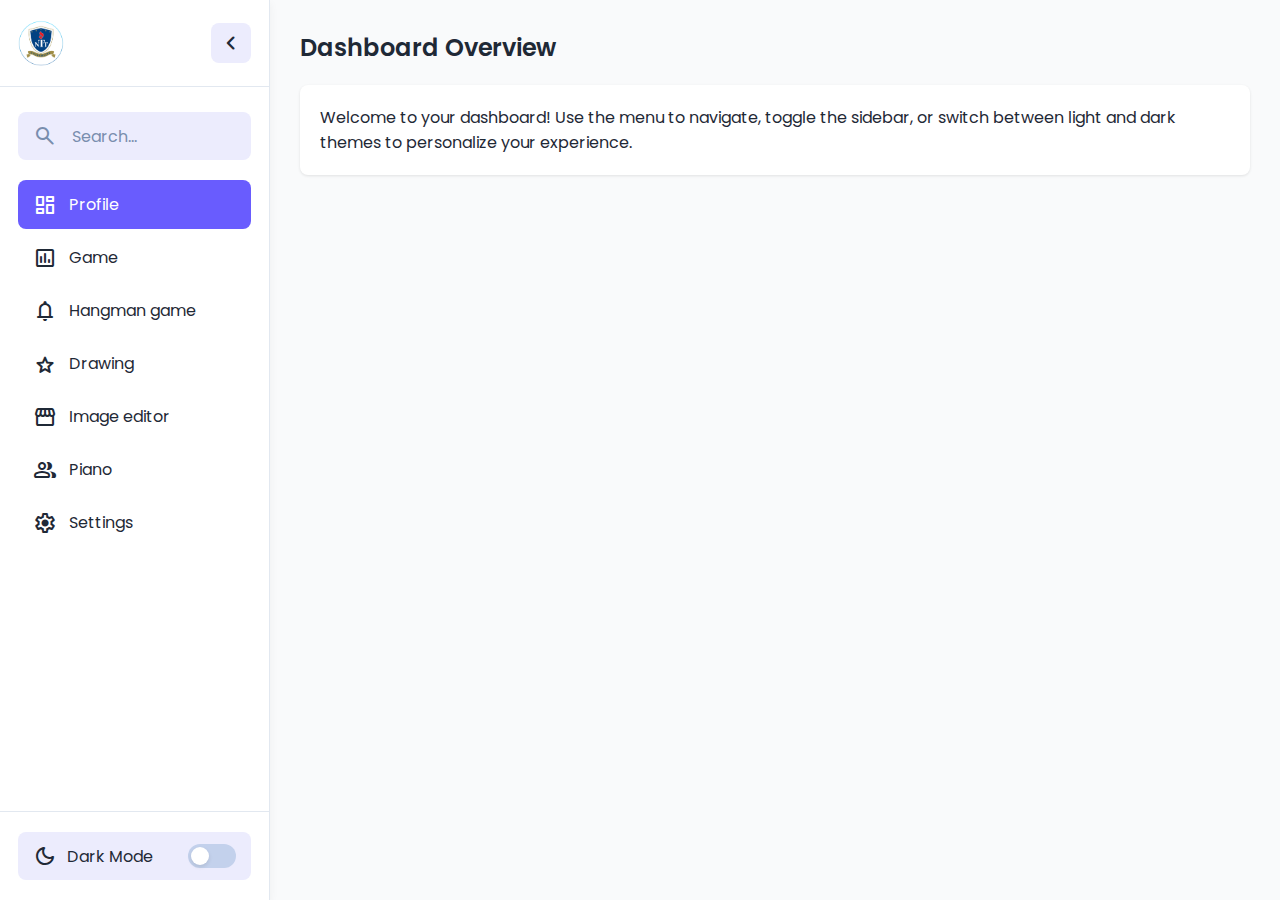
<file: index.html>
<!DOCTYPE html>
<html lang="en">
  <head>
    <meta charset="UTF-8" />
    <meta name="viewport" content="width=device-width, initial-scale=1.0" />
    <title>Sidebar Menu | CodingNepal</title>
    <link rel="stylesheet" href="web.css" />
    <!-- Linking Google fonts for icons -->
    <link rel="stylesheet" href="https://fonts.googleapis.com/css2?family=Material+Symbols+Rounded:opsz,wght,FILL,GRAD@24,400,0,0" />
  </head>
  <body>
    <!-- Navbar -->
    <nav class="site-nav">
      <button class="sidebar-toggle">
        <span class="material-symbols-rounded">menu</span>
      </button>
    </nav>

    <div class="container">
      <!-- Sidebar -->
      <aside class="sidebar collapsed">
        <!-- Sidebar header -->
        <div class="sidebar-header">
          <img src="logo.png" alt="CodingNepal" class="header-logo" />
          <button class="sidebar-toggle">
            <span class="material-symbols-rounded">chevron_left</span>
          </button>
        </div>

        <div class="sidebar-content">
          <!-- Search Form -->
          <form action="#" class="search-form">
            <span class="material-symbols-rounded">search</span>
            <input type="search" placeholder="Search..." required />
          </form>

          <!-- Sidebar Menu -->
          <ul class="menu-list">
            <li class="menu-item">
              <a href="profile.html" target="_blank" class="menu-link active">
                <span class="material-symbols-rounded">dashboard</span>
                <span class="menu-label">Profile</span>
              </a>
            </li>
            <li class="menu-item">
              <a href="game.html" target="_blank" class="menu-link">
                <span class="material-symbols-rounded">insert_chart</span>
                <span class="menu-label">Game</span>
              </a>
            </li>
            <li class="menu-item">
              <a href="hangman.html" target="_blank" class="menu-link">
                <span class="material-symbols-rounded">notifications</span>
                <span class="menu-label">Hangman game</span>
              </a>
            </li>
            <li class="menu-item">
              <a href="drawing.html" target="_blank" class="menu-link">
                <span class="material-symbols-rounded">star</span>
                <span class="menu-label">Drawing</span>
              </a>
            </li>
            <li class="menu-item">
              <a href="image_editor.html" target="_blank" class="menu-link">
                <span class="material-symbols-rounded">storefront</span>
                <span class="menu-label">Image editor</span>
              </a>
            </li>
            <li class="menu-item">
              <a href="piano.html" target="_blank" class="menu-link">
                <span class="material-symbols-rounded">group</span>
                <span class="menu-label">Piano</span>
              </a>
            </li>
            <li class="menu-item">
              <a href="#" class="menu-link">
                <span class="material-symbols-rounded">settings</span>
                <span class="menu-label">Settings
                </span>
              </a>
            </li>
          </ul>
        </div>

        <!-- Sidebar Footer -->
        <div class="sidebar-footer">
          <button class="theme-toggle">
            <div class="theme-label">
              <span class="theme-icon material-symbols-rounded">dark_mode</span>
              <span class="theme-text">Dark Mode</span>
            </div>
            <div class="theme-toggle-track">
              <div class="theme-toggle-indicator"></div>
            </div>
          </button>
        </div>
      </aside>

      <!-- Site main content -->
      <div class="main-content">
        <h1 class="page-title">Dashboard Overview</h1>
        <p class="card">Welcome to your dashboard! Use the menu to navigate, toggle the sidebar, or switch between light and dark themes to personalize your experience.</p>
      </div>
    </div>

    <script src="web.js"></script>
  </body>
</html>
</file>
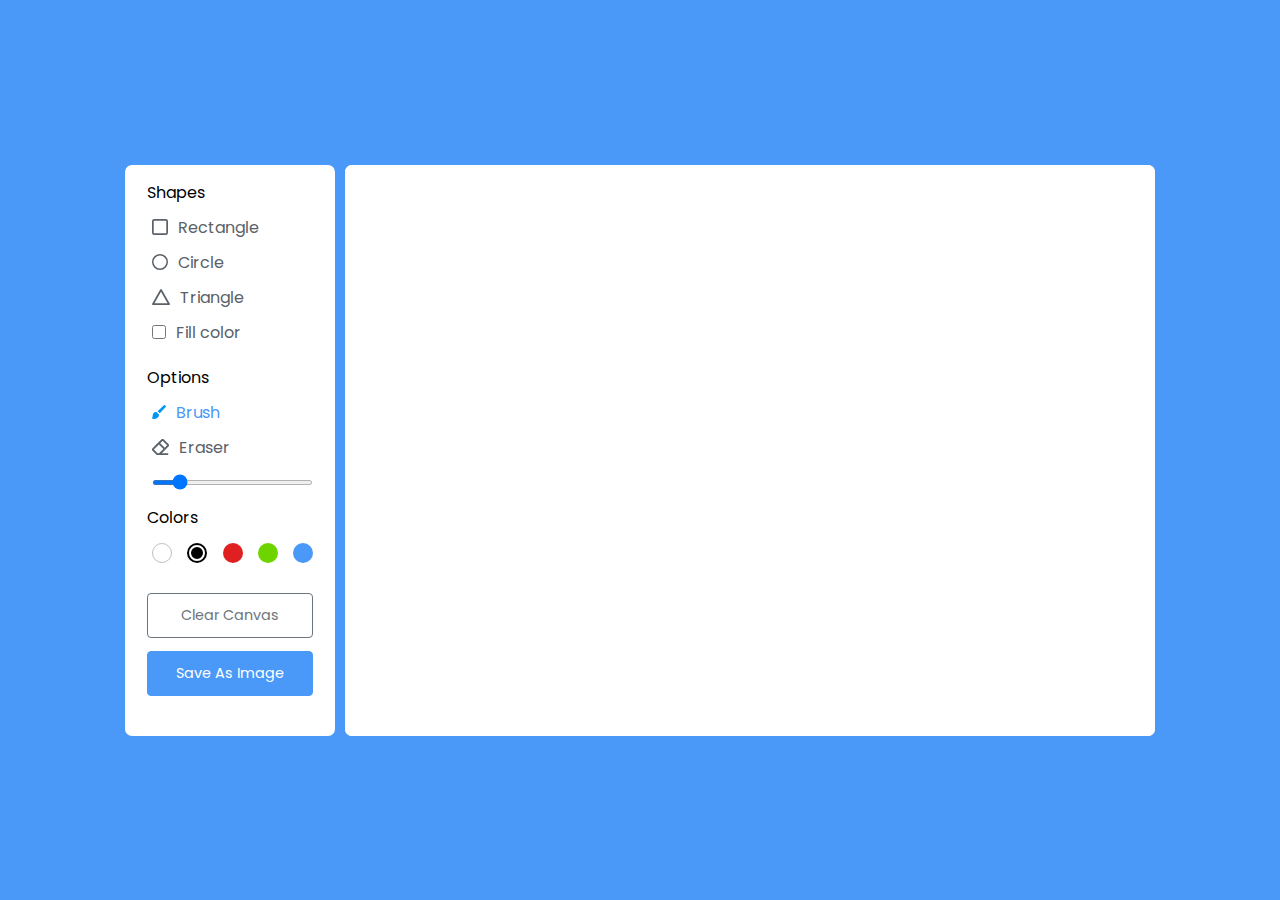
<file: drawing.html>
<!DOCTYPE html>
<html lang="en" dir="ltr">
  <head>
    <meta charset="utf-8">
    <title>Drawing App JavaScript | CodingNepal</title>
    <link rel="stylesheet" href="drawing.css">
    <meta name="viewport" content="width=device-width, initial-scale=1.0">
    <script src="drawing.js" defer></script>
  </head>
  <body>
    <div class="container">
      <section class="tools-board">
        <div class="row">
          <label class="title">Shapes</label>
          <ul class="options">
            <li class="option tool" id="rectangle">
              <img src="rectangle.svg" alt="">
              <span>Rectangle</span>
            </li>
            <li class="option tool" id="circle">
              <img src="circle.svg" alt="">
              <span>Circle</span>
            </li>
            <li class="option tool" id="triangle">
              <img src="triangle.svg" alt="">
              <span>Triangle</span>
            </li>
            <li class="option">
              <input type="checkbox" id="fill-color">
              <label for="fill-color">Fill color</label>
            </li>
          </ul>
        </div>
        <div class="row">
          <label class="title">Options</label>
          <ul class="options">
            <li class="option active tool" id="brush">
              <img src="brush.svg" alt="">
              <span>Brush</span>
            </li>
            <li class="option tool" id="eraser">
              <img src="eraser.svg" alt="">
              <span>Eraser</span>
            </li>
            <li class="option">
              <input type="range" id="size-slider" min="1" max="30" value="5">
            </li>
          </ul>
        </div>
        <div class="row colors">
          <label class="title">Colors</label>
          <ul class="options">
            <li class="option"></li>
            <li class="option selected"></li>
            <li class="option"></li>
            <li class="option"></li>
            <li class="option">
              <input type="color" id="color-picker" value="#4A98F7">
            </li>
          </ul>
        </div>
        <div class="row buttons">
          <button class="clear-canvas">Clear Canvas</button>
          <button class="save-img">Save As Image</button>
        </div>
      </section>
      <section class="drawing-board">
        <canvas></canvas>
      </section>
    </div>
    
  </body>
</html>
</file>
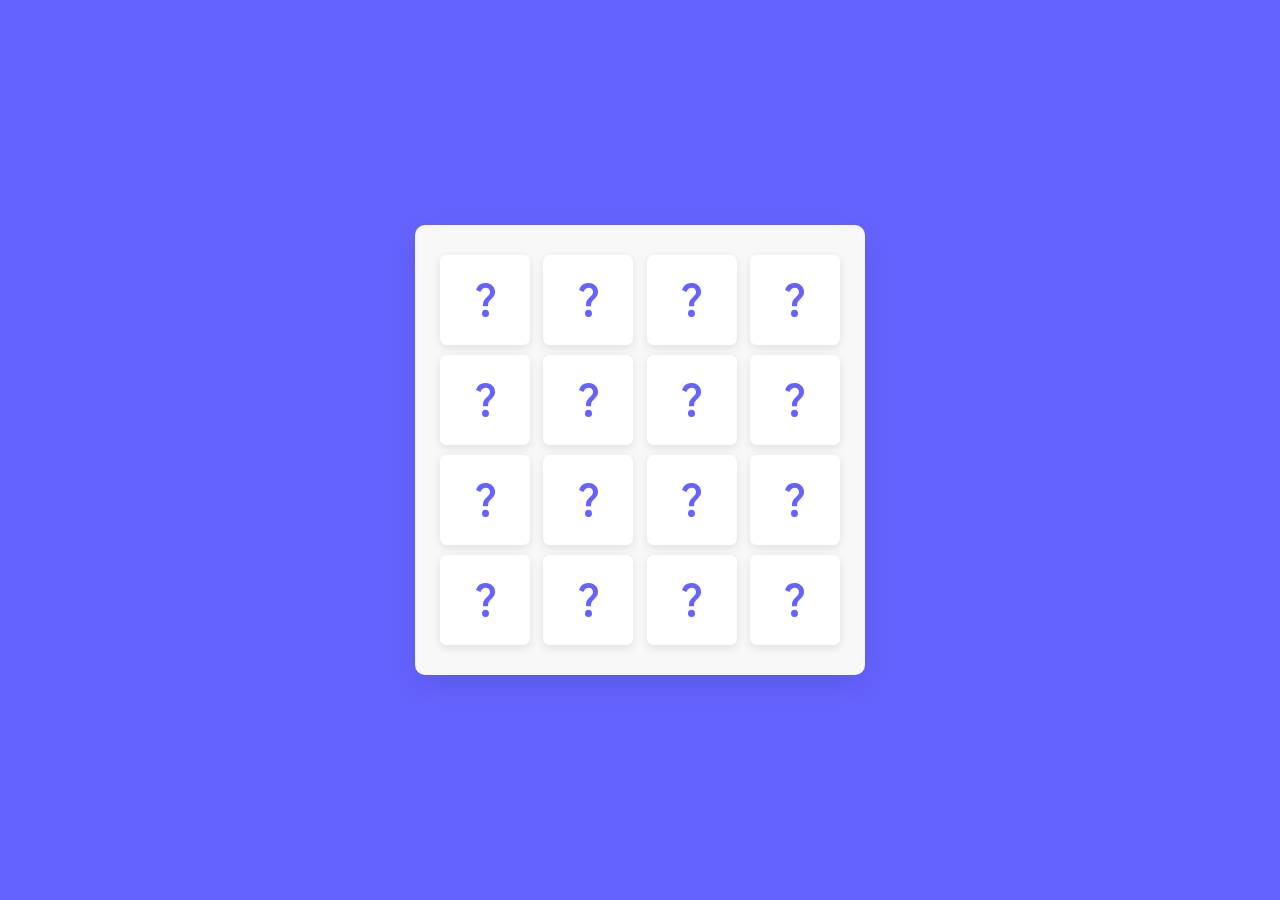
<file: game.html>
<!DOCTYPE html>
<html lang="en" dir="ltr">
  <head>
    <meta charset="utf-8">  
    <title>Memory Card Game | CodingNepal</title>
    <link rel="stylesheet" href="game.css">
    <meta name="viewport" content="width=device-width, initial-scale=1.0">
  </head>
  <body>
    <div class="wrapper">
      <ul class="cards">
        <li class="card">
          <div class="view front-view">
            <img src="que_icon.svg" alt="icon">
          </div>
          <div class="view back-view">
            <img src="img-1.png" alt="card-img">
          </div>
        </li>
        <li class="card">
          <div class="view front-view">
            <img src="que_icon.svg" alt="icon">
          </div>
          <div class="view back-view">
            <img src="img-6.png" alt="card-img">
          </div>
        </li>
        <li class="card">
          <div class="view front-view">
            <img src="que_icon.svg" alt="icon">
          </div>
          <div class="view back-view">
            <img src="img-3.png" alt="card-img">
          </div>
        </li>
        <li class="card">
          <div class="view front-view">
            <img src="que_icon.svg" alt="icon">
          </div>
          <div class="view back-view">
            <img src="img-2.png" alt="card-img">
          </div>
        </li>
        <li class="card">
          <div class="view front-view">
            <img src="que_icon.svg" alt="icon">
          </div>
          <div class="view back-view">
            <img src="img-1.png" alt="card-img">
          </div>
        </li>
        <li class="card">
          <div class="view front-view">
            <img src="que_icon.svg" alt="icon">
          </div>
          <div class="view back-view">
            <img src="img-5.png" alt="card-img">
          </div>
        </li>
        <li class="card">
          <div class="view front-view">
            <img src="que_icon.svg" alt="icon">
          </div>
          <div class="view back-view">
            <img src="img-2.png" alt="card-img">
          </div>
        </li>
        <li class="card">
          <div class="view front-view">
            <img src="que_icon.svg" alt="icon">
          </div>
          <div class="view back-view">
            <img src="img-6.png" alt="card-img">
          </div>
        </li>
        <li class="card">
          <div class="view front-view">
            <img src="que_icon.svg" alt="icon">
          </div>
          <div class="view back-view">
            <img src="img-3.png" alt="card-img">
          </div>
        </li>
        <li class="card">
          <div class="view front-view">
            <img src="que_icon.svg" alt="icon">
          </div>
          <div class="view back-view">
            <img src="img-4.png" alt="card-img">
          </div>
        </li>
        <li class="card">
          <div class="view front-view">
            <img src="que_icon.svg" alt="icon">
          </div>
          <div class="view back-view">
            <img src="img-5.png" alt="card-img">
          </div>
        </li>
        <li class="card">
          <div class="view front-view">
            <img src="que_icon.svg" alt="icon">
          </div>
          <div class="view back-view">
            <img src="img-4.png" alt="card-img">
          </div>
        </li>
        <li class="card">
          <div class="view front-view">
            <img src="que_icon.svg" alt="icon">
          </div>
          <div class="view back-view">
            <img src="img-4.png" alt="card-img">
          </div>
        </li>
        <li class="card">
          <div class="view front-view">
            <img src="que_icon.svg" alt="icon">
          </div>
          <div class="view back-view">
            <img src="img-4.png" alt="card-img">
          </div>
        </li>
        <li class="card">
          <div class="view front-view">
            <img src="que_icon.svg" alt="icon">
          </div>
          <div class="view back-view">
            <img src="img-4.png" alt="card-img">
          </div>
        </li>
        <li class="card">
          <div class="view front-view">
            <img src="que_icon.svg" alt="icon">
          </div>
          <div class="view back-view">
            <img src="img-4.png" alt="card-img">
          </div>
        </li>
      </ul>
    </div>

    <script src="game.js"></script>

  </body>
</html>
</file>
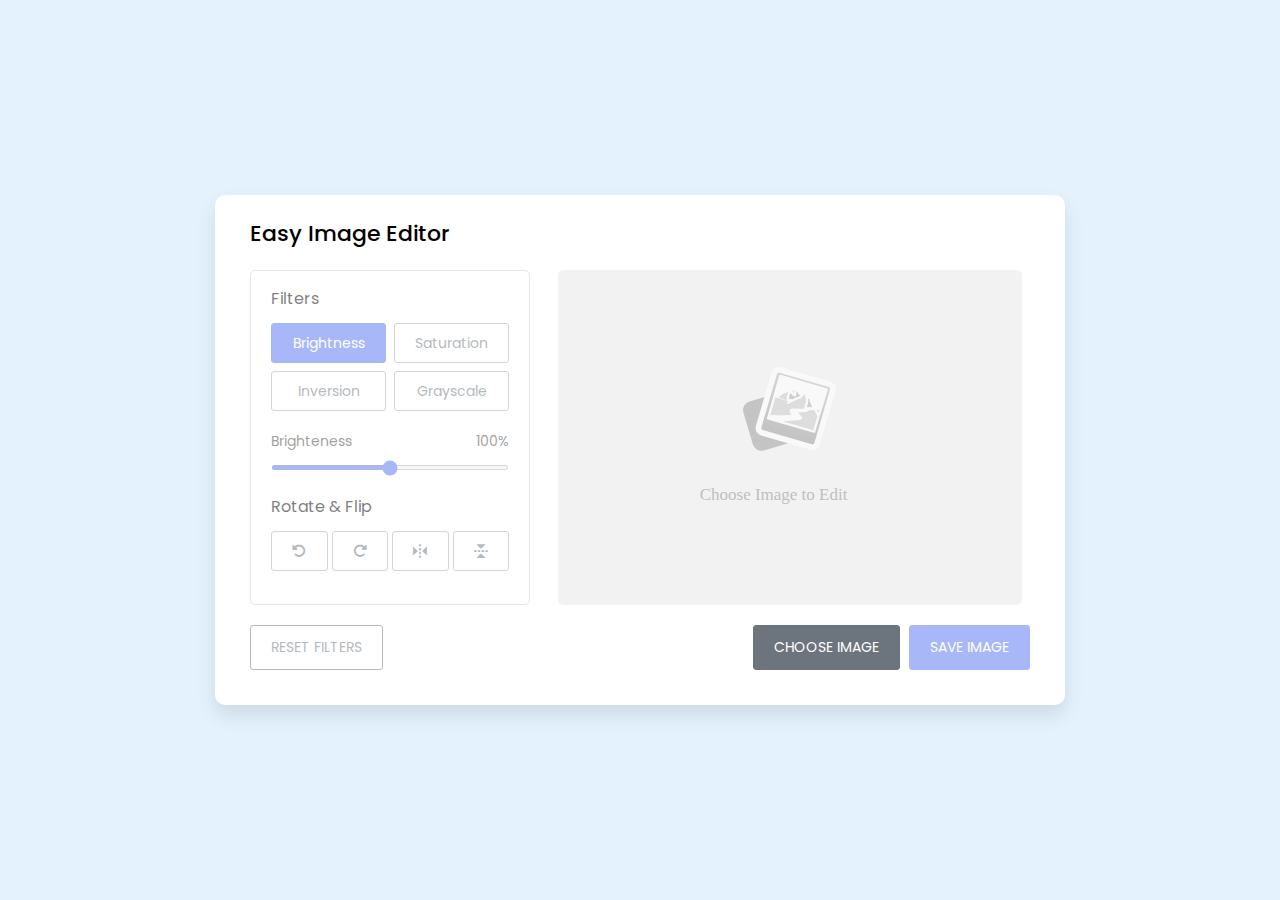
<file: image_editor.html>
<!DOCTYPE html>
<html lang="en" dir="ltr">
  <head>
    <meta charset="utf-8">
    <title>Image Editor JavaScript | CodingNepal</title>
    <link rel="stylesheet" href="image_editor.css">
    <meta name="viewport" content="width=device-width, initial-scale=1.0">
    <link rel="stylesheet" href="https://unpkg.com/boxicons@2.1.2/css/boxicons.min.css">
    <link rel="stylesheet" href="https://cdnjs.cloudflare.com/ajax/libs/font-awesome/6.1.1/css/all.min.css"/>
  </head>
  <body>
    <div class="container disable">
        <h2>Easy Image Editor</h2>
        <div class="wrapper">
            <div class="editor-panel">
                <div class="filter">
                    <label class="title">Filters</label>
                    <div class="options">
                        <button id="brightness" class="active">Brightness</button>
                        <button id="saturation">Saturation</button>
                        <button id="inversion">Inversion</button>
                        <button id="grayscale">Grayscale</button>
                    </div>
                    <div class="slider">
                        <div class="filter-info">
                            <p class="name">Brighteness</p>
                            <p class="value">100%</p>
                        </div>
                        <input type="range" value="100" min="0" max="200">
                    </div>
                </div>
                <div class="rotate">
                    <label class="title">Rotate & Flip</label>
                    <div class="options">
                        <button id="left"><i class="fa-solid fa-rotate-left"></i></button>
                        <button id="right"><i class="fa-solid fa-rotate-right"></i></button>
                        <button id="horizontal"><i class='bx bx-reflect-vertical'></i></button>
                        <button id="vertical"><i class='bx bx-reflect-horizontal' ></i></button>
                    </div>
                </div>
            </div>
            <div class="preview-img">
                <img src="image-placeholder.svg" alt="preview-img">
            </div>
        </div>
        <div class="controls">
            <button class="reset-filter">Reset Filters</button>
            <div class="row">
                <input type="file" class="file-input" accept="image/*" hidden>
                <button class="choose-img">Choose Image</button>
                <button class="save-img">Save Image</button>
            </div>
        </div>
    </div>

    <script src="image_editor.js"></script>
    
  </body>
</html>
</file>
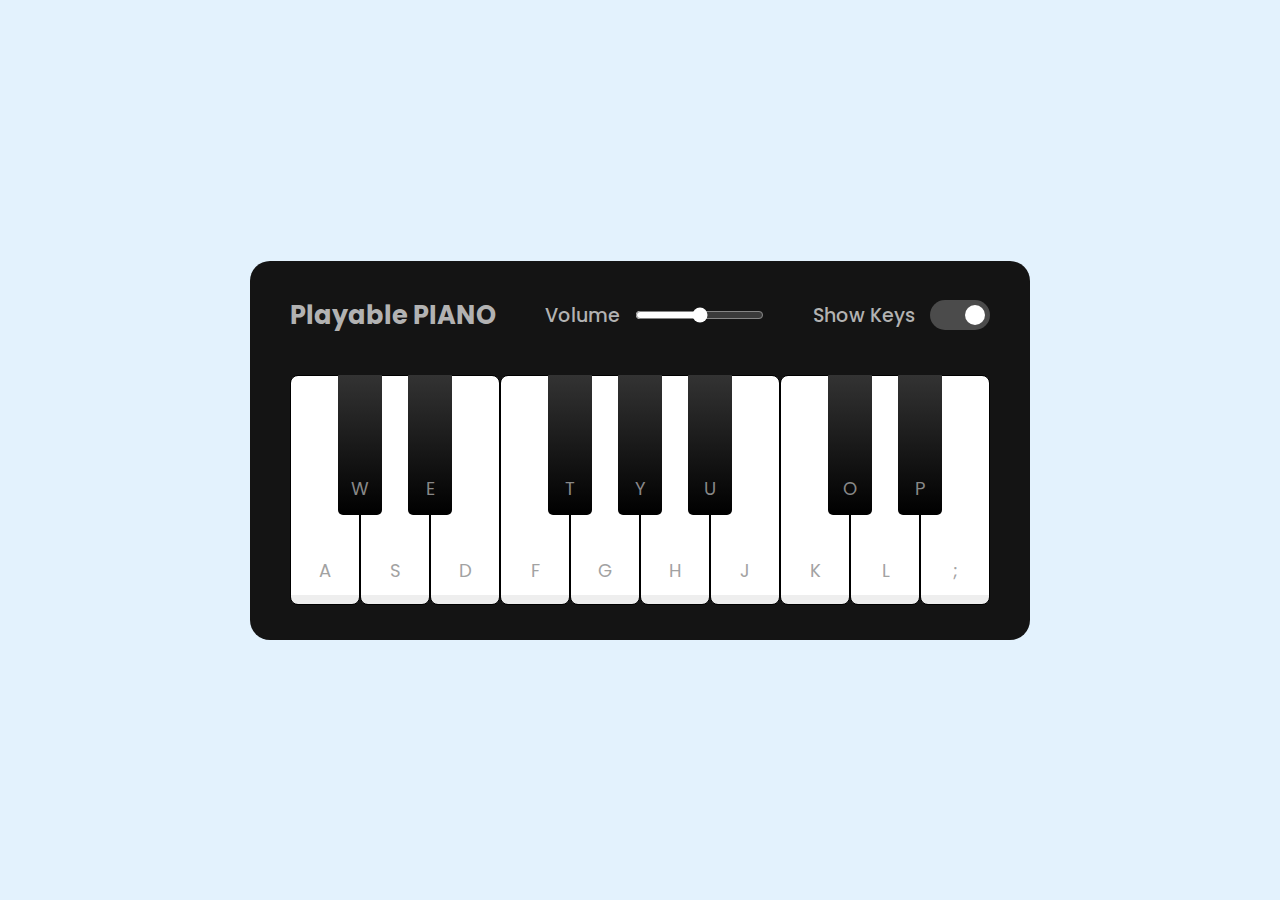
<file: piano.html>
<!DOCTYPE html>
<html lang="en" dir="ltr">
  <head>
    <meta charset="utf-8">
    <title>Playable Piano JavaScript | CodingNepal</title>
    <link rel="stylesheet" href="piano.css">
    <meta name="viewport" content="width=device-width, initial-scale=1.0">
    <script src="piano.js" defer></script>
  </head>
  <body>
    <div class="wrapper">
      <header>
        <h2>Playable PIANO</h2>
        <div class="column volume-slider">
          <span>Volume</span><input type="range" min="0" max="1" value="0.5" step="any">
        </div>
        <div class="column keys-checkbox">
          <span>Show Keys</span><input type="checkbox" checked>
        </div>
      </header>
      <ul class="piano-keys">
        <li class="key white" data-key="a"><span>a</span></li>
        <li class="key black" data-key="w"><span>w</span></li>
        <li class="key white" data-key="s"><span>s</span></li>
        <li class="key black" data-key="e"><span>e</span></li>
        <li class="key white" data-key="d"><span>d</span></li>
        <li class="key white" data-key="f"><span>f</span></li>
        <li class="key black" data-key="t"><span>t</span></li>
        <li class="key white" data-key="g"><span>g</span></li>
        <li class="key black" data-key="y"><span>y</span></li>
        <li class="key white" data-key="h"><span>h</span></li>
        <li class="key black" data-key="u"><span>u</span></li>
        <li class="key white" data-key="j"><span>j</span></li>
        <li class="key white" data-key="k"><span>k</span></li>
        <li class="key black" data-key="o"><span>o</span></li>
        <li class="key white" data-key="l"><span>l</span></li>
        <li class="key black" data-key="p"><span>p</span></li>
        <li class="key white" data-key=";"><span>;</span></li>
      </ul>
    </div>

  </body>
</html>
</file>
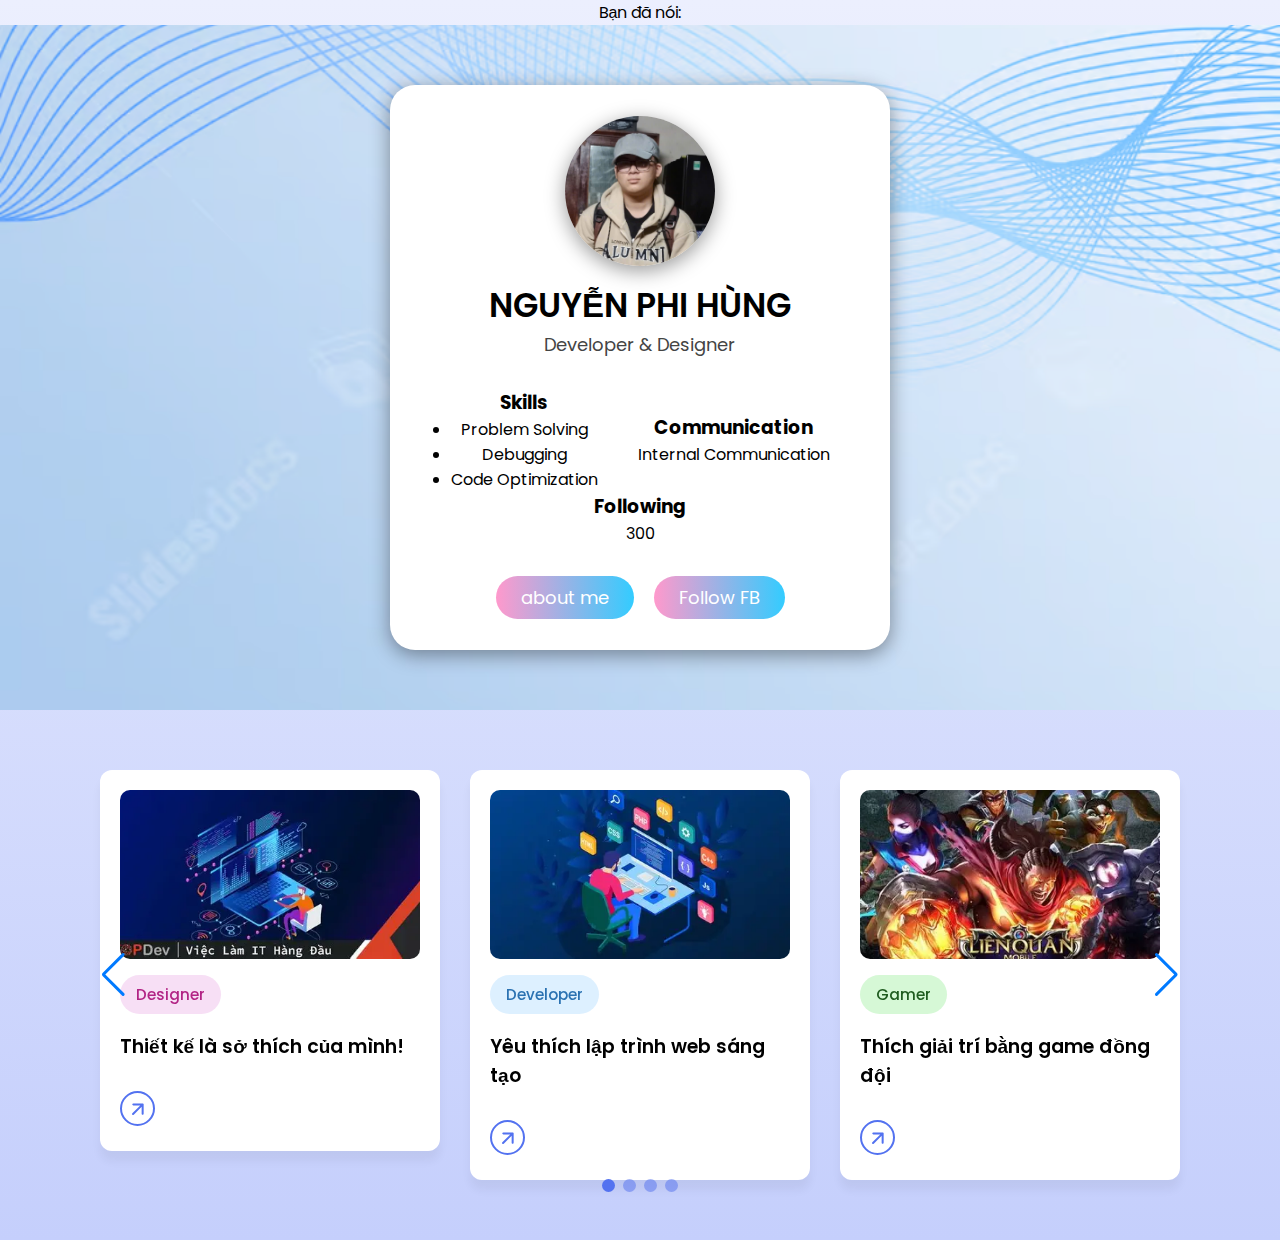
<file: profile.html>
Bạn đã nói:
<!DOCTYPE html>
<html lang="en">
<head>
  <meta charset="UTF-8" />
  <meta name="viewport" content="width=device-width, initial-scale=1.0"/>
  <title>Card Slider | Nguyễn Phi Hùng</title>

  <!-- Google Fonts -->
  <link href="https://fonts.googleapis.com/css2?family=Material+Symbols+Rounded&display=swap" rel="stylesheet" />
  <link href="https://fonts.googleapis.com/css2?family=Inter:wght@400;600&display=swap" rel="stylesheet" />

  <!-- Swiper CSS -->
  <link rel="stylesheet" href="https://cdn.jsdelivr.net/npm/swiper@11/swiper-bundle.min.css"/>

  <!-- Custom CSS -->
  <link rel="stylesheet" href="style.css"/>
</head>
<body>
  <!-- PHẦN PROFILE -->
  <section class="main">
    <div class="profile-card">
      <div class="image">
        <img src="profile1.1.jpg" alt="Profile Image" class="profile-pic" />
      </div>
      <div class="data">
        <h2>NGUYỄN PHI HÙNG</h2>
        <span>Developer & Designer</span>
      </div>
      <div class="row">
        <div class="info">
          <h3>Skills</h3>
          <ul>
            <li>Problem Solving</li>
            <li>Debugging</li>
            <li>Code Optimization</li>
          </ul>
        </div>
        <div class="info">
          <h3>Communication</h3>
          <span>Internal Communication</span>
        </div>
        <div class="info">
          <h3>Following</h3>
          <span>300</span>
        </div>
      </div>
      <div class="buttons">
    <a href="sothich.html" class="btn" target="_blank">about me</a>
    <a href="https://www.facebook.com/hung.nguyen.190607" class="btn" target="_blank">Follow FB</a>
    </div>
    </div>
  </section>

  <!-- PHẦN CARD SLIDER -->
  <div class="card-wrapper swiper">
    <ul class="card-list swiper-wrapper">

      <li class="card-item swiper-slide">
        <a href="#" class="card-link">
          <img src="profile5,5.webp" alt="ảnh 1" class="card-image">
          <p class="badge badge-designer">Designer</p>
          <h2 class="card-title">Thiết kế là sở thích của mình!</h2>
          <button class="card-button material-symbols-rounded">arrow_forward</button>
        </a>
      </li>

      <li class="card-item swiper-slide">
        <a href="#" class="card-link">
          <img src="profile3,3.webp" alt="ảnh 2" class="card-image">
          <p class="badge badge-developer">Developer</p>
          <h2 class="card-title">Yêu thích lập trình web sáng tạo</h2>
          <button class="card-button material-symbols-rounded">arrow_forward</button>
        </a>
      </li>

      <li class="card-item swiper-slide">
        <a href="#" class="card-link">
          <img src="profile4,4.webp" alt="ảnh 3" class="card-image">
          <p class="badge badge-gamer">Gamer</p>
          <h2 class="card-title">Thích giải trí bằng game đồng đội</h2>
          <button class="card-button material-symbols-rounded">arrow_forward</button>
        </a>
      </li>

      <li class="card-item swiper-slide">
        <a href="#" class="card-link">
          <img src="profile1.webp" alt="ảnh 4" class="card-image">
          <p class="badge badge-editor">Editor</p>
          <h2 class="card-title">Chỉnh sửa nội dung là thế mạnh</h2>
          <button class="card-button material-symbols-rounded">arrow_forward</button>
        </a>
      </li>
    </ul>

    <!-- Swiper Pagination -->
    <div class="swiper-pagination"></div>

    <!-- Swiper Navigation -->
    <div class="swiper-button-prev"></div>
    <div class="swiper-button-next"></div>
  </div>

  <!-- Swiper JS -->
  <script src="https://cdn.jsdelivr.net/npm/swiper@11/swiper-bundle.min.js"></script>

  <!-- Khởi tạo Swiper -->
  <script>
    const swiper = new Swiper(".swiper", {
      slidesPerView: 3,
      spaceBetween: 30,
      loop: true,
      pagination: {
        el: ".swiper-pagination",
        clickable: true,
      },
      navigation: {
        nextEl: ".swiper-button-next",
        prevEl: ".swiper-button-prev",
      },
    });
  </script>
</body>
</html>
</file>
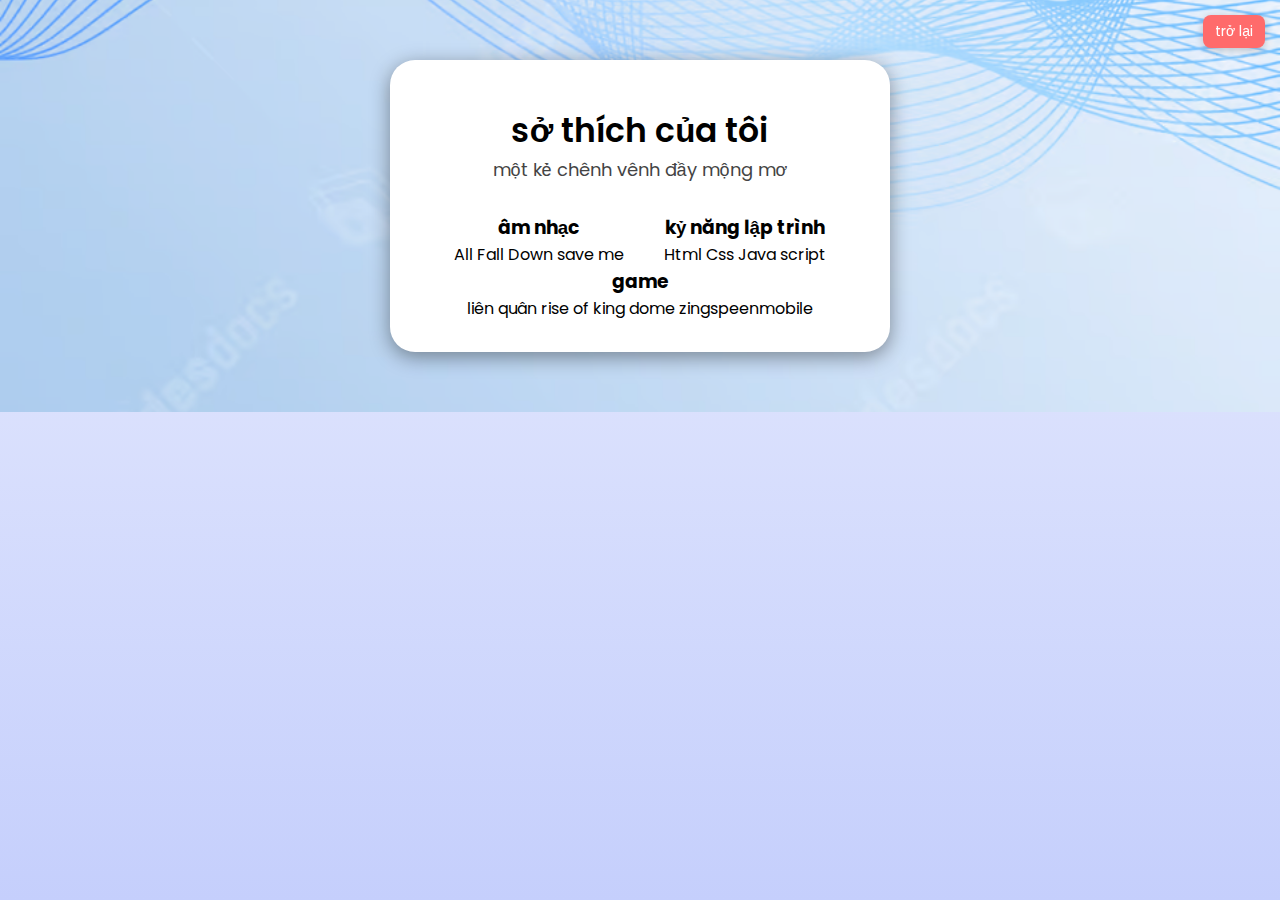
<file: sothich.html>
<!DOCTYPE html>

<html lang="en">
<head>
  <meta charset="UTF-8">
   <title> sở thích </title>
  <!---Custom Css File!--->
  <link rel="stylesheet" href="style.css">
</head>
<body>
   <section class="main">
  <div class="profile-card">
   
    <div class="data">
      <h2>sở thích của tôi</h2>
      <span>một kẻ chênh vênh đầy mộng mơ</span>
    </div>
    <div class="row">
      <div class="info">
        <h3>âm nhạc</h3>
        <span>All Fall Down</span>
        <span>save me</span>
      </div>
      <div class="info">
        <h3>kỷ năng lập trình</h3>
        <span>Html<span>
        <span>Css</span>
        <span>Java script</span>
      </div>
      <div class="info">
        <h3>game</h3>
        <span>liên quân</span>
        <span>rise of king dome</span>
        <span>zingspeenmobile</span>
      </div>
    </div>
  
</div>
<a href="index.html" class="back"> trở lại</a>
</section>
   </body>
</html>
</file>
<file: web.css>
/* Importing Google Fonts - Poppins */
@import url('https://fonts.googleapis.com/css2?family=Poppins:wght@400;500;600;700&display=swap');

* {
  margin: 0;
  padding: 0;
  box-sizing: border-box;
  font-family: "Poppins", sans-serif;
}

:root {
  /* Light theme colors */
  --color-text-primary: #1F2936;
  --color-text-placeholder: #798EAE;
  --color-bg-primary: #f9fafb;
  --color-bg-secondary: #ECECFD;
  --color-bg-sidebar: #FFFFFF;
  --color-border-hr: #E2E8F0;
  --color-hover-primary: #695CFE;
  --color-hover-secondary: #e2e2fb;
  --color-shadow: rgba(0, 0, 0, 0.05);
}

body.dark-theme {
  /* Dark theme colors */
  --color-text-primary: #F1F5F9;
  --color-text-placeholder: #A6B7D2;
  --color-bg-primary: #111827;
  --color-bg-secondary: #3D4859;
  --color-bg-sidebar: #1f2937;
  --color-border-hr: #3B475C;
  --color-hover-secondary: #48566a;
  --color-shadow: rgba(0, 0, 0, 0.3);
}

body {
  min-height: 100vh;
  background: var(--color-bg-primary);
}

.sidebar {
  position: sticky;
  top: 0;
  width: 270px;
  height: 100vh;
  display: flex;
  flex-shrink: 0;
  flex-direction: column;
  background: var(--color-bg-sidebar);
  border-right: 1px solid var(--color-border-hr);
  box-shadow: 0 3px 9px var(--color-shadow);
  transition: width 0.4s ease;
}

.sidebar.collapsed {
  width: 90px;
}

.sidebar .sidebar-header {
  padding: 20px 18px;
  display: flex;
  position: relative;
  align-items: center;
  justify-content: space-between;
  border-bottom: 1px solid var(--color-border-hr);
}

.sidebar-header .header-logo {
  width: 46px;
  height: 46px;
  display: block;
  object-fit: contain;
  border-radius: 50%;
  transition: opacity 0.4s ease;
}

.sidebar.collapsed .header-logo {
  opacity: 0;
  pointer-events: none;
}

.site-nav .sidebar-toggle,
.sidebar-header .sidebar-toggle {
  height: 40px;
  width: 40px;
  border: none;
  cursor: pointer;
  display: flex;
  position: absolute;
  right: 18px;
  align-items: center;
  justify-content: center;
  border-radius: 8px;
  color: var(--color-text-primary);
  background: var(--color-bg-secondary);
  transition: 0.4s ease;
}

.site-nav .sidebar-toggle:hover,
.sidebar-header .sidebar-toggle:hover {
  background: var(--color-hover-secondary);
}

.sidebar.collapsed .sidebar-header .sidebar-toggle {
  transform: translateX(-2px);
  height: 48px;
  width: 50px;
}

.sidebar-header .sidebar-toggle span {
  font-size: 1.75rem;
  transition: transform 0.4s ease;
}

.sidebar.collapsed .sidebar-toggle span {
  transform: rotate(180deg);
}

.sidebar .sidebar-content {
  flex: 1;
  padding: 20px 18px;
  overflow: hidden auto;
  scrollbar-width: thin;
  scrollbar-color: var(--color-text-placeholder) transparent;
}

.sidebar.collapsed .sidebar-content {
  scrollbar-width: none;
}

.sidebar-content .search-form {
  border-radius: 8px;
  min-height: 48px;
  margin: 5px 0 20px;
  align-items: center;
  display: flex;
  padding: 0 15px;
  white-space: nowrap;
  background: var(--color-bg-secondary);
  transition: 0.4s ease;
}

.sidebar.collapsed .search-form:hover {
  cursor: pointer;
}

.sidebar-content .search-form:focus-within,
.sidebar.collapsed .search-form:hover {
  background: var(--color-hover-secondary);
}

.sidebar-content .search-form span {
  color: var(--color-text-placeholder);
}

.search-form input {
  background: none;
  outline: none;
  border: none;
  width: 100%;
  margin-left: 15px;
  font-size: 1rem;
  color: var(--color-text-primary);
}

.search-form input::placeholder {
  color: var(--color-text-placeholder);
}

.sidebar-content .menu-list {
  display: flex;
  gap: 4px;
  list-style: none;
  flex-direction: column;
}

.menu-list .menu-link {
  display: flex;
  gap: 12px;
  white-space: nowrap;
  border-radius: 8px;
  padding: 12px 15px;
  align-items: center;
  text-decoration: none;
  color: var(--color-text-primary);
  transition: 0.3s ease;
}

.menu-link .menu-label {
  transition: opacity 0.3s ease;
}

.sidebar.collapsed .menu-link .menu-label {
  opacity: 0;
  pointer-events: none;
}

.menu-list .menu-link:is(:hover, .active) {
  color: #fff;
  background: var(--color-hover-primary);

}

.sidebar .sidebar-footer {
  padding: 20px 18px;
  white-space: nowrap;
  border-top: 1px solid var(--color-border-hr);
}

.sidebar-footer .theme-toggle {
  width: 100%;
  min-height: 48px;
  border-radius: 8px;
  display: flex;
  align-items: center;
  cursor: pointer;
  border: none;
  padding: 0 15px;
  white-space: nowrap;
  color: var(--color-text-primary);
  background: var(--color-bg-secondary);
  transition: 0.3s ease;
}

.sidebar-footer .theme-toggle:hover {
  background: var(--color-hover-secondary);
}

.theme-toggle .theme-label {
  display: flex;
  gap: 10px;
  align-items: center;
}

.theme-toggle .theme-label .theme-text {
  font-size: 1rem;
  transition: opacity 0.4s 0.2s ease;
}

.sidebar.collapsed .theme-toggle :where(.theme-text, .theme-toggle-track) {
  opacity: 0;
  width: 0;
  transition: all 0.2s ease;
}

.theme-toggle .theme-toggle-track {
  height: 24px;
  width: 48px;
  border-radius: 999px;
  margin-left: auto;
  background: #c3d1ec;
  position: relative;
  transition: opacity 0.4s 0.2s ease, background-color 0.3s ease;
}

body.dark-theme .theme-toggle-track {
  background: #695CFE;
}

.theme-toggle-track .theme-toggle-indicator {
  position: absolute;
  top: 3px;
  left: 3px;
  width: 18px;
  height: 18px;
  border-radius: 50%;
  background-color: #fff;
  box-shadow: 0 2px 4px rgba(0, 0, 0, 0.1);
  transition: transform 0.3s ease;
}

body.dark-theme .theme-toggle-indicator {
  transform: translateX(24px);
}

.site-nav {
  top: 0;
  display: none;
  padding: 15px 20px;
  position: sticky;
  background: var(--color-bg-primary);
  border-bottom: 1px solid var(--color-border-hr);
}

.site-nav .sidebar-toggle {
  position: unset;
}

.container {
  display: flex;
}

.container .main-content {
  flex: 1;
  padding: 30px;
  color: var(--color-text-primary);
}

.main-content .page-title {
  font-size: 1.5rem;
  font-weight: 600;
  margin-bottom: 20px;
}

.main-content .card {
  border-radius: 8px;
  padding: 20px;
  background-color: var(--color-bg-sidebar);
  box-shadow: 0 1px 3px rgba(0, 0, 0, 0.1);
}

/* Responsive media query code for small screens */
@media (max-width: 768px) {
  body::before {
    content: "";
    position: fixed;
    inset: 0;
    z-index: 10;
    opacity: 0;
    pointer-events: none;
    background: rgba(0, 0, 0, 0.6);
    transition: 0.4s ease;
  }

  body:has(.sidebar:not(.collapsed))::before {
    opacity: 1;
    pointer-events: auto;
  }

  body:has(.sidebar:not(.collapsed)) {
    overflow: hidden;
  }

  .site-nav {
    display: block;
  }

  .sidebar {
    position: fixed;
    top: 0;
    left: 0;
    height: 100%;
    z-index: 20;
    width: 270px;
    transition: left 0.4s ease;
  }

  .sidebar.collapsed {
    left: -270px;
    width: 270px;
  }

  .container .main-content {
    padding: 30px 20px;
  }
}
</file>
<file: drawing.css>
/* Import Google font - Poppins */
@import url('https://fonts.googleapis.com/css2?family=Poppins:wght@400;500;600&display=swap');
*{
  margin: 0;
  padding: 0;
  box-sizing: border-box;
  font-family: 'Poppins', sans-serif;
}
body{
  display: flex;
  align-items: center;
  justify-content: center;
  min-height: 100vh;
  background: #4A98F7;
}
.container{
  display: flex;
  width: 100%;
  gap: 10px;
  padding: 10px;
  max-width: 1050px;
}
section{
  background: #fff;
  border-radius: 7px;
}
.tools-board{
  width: 210px;
  padding: 15px 22px 0;
}
.tools-board .row{
  margin-bottom: 20px;
}
.row .options{
  list-style: none;
  margin: 10px 0 0 5px;
}
.row .options .option{
  display: flex;
  cursor: pointer;
  align-items: center;
  margin-bottom: 10px;
}
.option:is(:hover, .active) img{
  filter: invert(17%) sepia(90%) saturate(3000%) hue-rotate(900deg) brightness(100%) contrast(100%);
}
.option :where(span, label){
  color: #5A6168;
  cursor: pointer;
  padding-left: 10px;
}
.option:is(:hover, .active) :where(span, label){
  color: #4A98F7;
}
.option #fill-color{
  cursor: pointer;
  height: 14px;
  width: 14px;
}
#fill-color:checked ~ label{
  color: #4A98F7;
}
.option #size-slider{
  width: 100%;
  height: 5px;
  margin-top: 10px;
}
.colors .options{
  display: flex;
  justify-content: space-between;
}
.colors .option{
  height: 20px;
  width: 20px;
  border-radius: 50%;
  margin-top: 3px;
  position: relative;
}
.colors .option:nth-child(1){
  background-color: #fff;
  border: 1px solid #bfbfbf;
}
.colors .option:nth-child(2){
  background-color: #000;
}
.colors .option:nth-child(3){
  background-color: #E02020;
}
.colors .option:nth-child(4){
  background-color: #6DD400;
}
.colors .option:nth-child(5){
  background-color: #4A98F7;
}
.colors .option.selected::before{
  position: absolute;
  content: "";
  top: 50%;
  left: 50%;
  height: 12px;
  width: 12px;
  background: inherit;
  border-radius: inherit;
  border: 2px solid #fff;
  transform: translate(-50%, -50%);
}
.colors .option:first-child.selected::before{
  border-color: #ccc;
}
.option #color-picker{
  opacity: 0;
  cursor: pointer;
}
.buttons button{
  width: 100%;
  color: #fff;
  border: none;
  outline: none;
  padding: 11px 0;
  font-size: 0.9rem;
  margin-bottom: 13px;
  background: none;
  border-radius: 4px;
  cursor: pointer;
}
.buttons .clear-canvas{
  color: #6C757D;
  border: 1px solid #6C757D;
  transition: all 0.3s ease;
}
.clear-canvas:hover{
  color: #fff;
  background: #6C757D;
}
.buttons .save-img{
  background: #4A98F7;
  border: 1px solid #4A98F7;
}
.drawing-board{
  flex: 1;
  overflow: hidden;
}
.drawing-board canvas{
  width: 100%;
  height: 100%;
}
</file>
<file: game.css>
/* Import Google Font - Poppins */
@import url('https://fonts.googleapis.com/css2?family=Poppins:wght@400;500;600;700&display=swap');
*{
  margin: 0;
  padding: 0;
  box-sizing: border-box;
  font-family: 'Poppins', sans-serif;
}
body{
  display: flex;
  align-items: center;
  justify-content: center;
  min-height: 100vh;
  background: #6563FF;
}
.wrapper{
  padding: 25px;
  border-radius: 10px;
  background: #F8F8F8;
  box-shadow: 0 10px 30px rgba(0,0,0,0.1);
}
.cards, .card, .view{
  display: flex;
  align-items: center;
  justify-content: center;
}
.cards{
  height: 400px;
  width: 400px;
  flex-wrap: wrap;
  justify-content: space-between;
}
.cards .card{
  cursor: pointer;
  list-style: none;
  user-select: none;
  position: relative;
  perspective: 1000px;
  transform-style: preserve-3d;
  height: calc(100% / 4 - 10px);
  width: calc(100% / 4 - 10px);
}
.card.shake{
  animation: shake 0.35s ease-in-out;
}
@keyframes shake {
  0%, 100%{
    transform: translateX(0);
  }
  20%{
    transform: translateX(-13px);
  }
  40%{
    transform: translateX(13px);
  }
  60%{
    transform: translateX(-8px);
  }
  80%{
    transform: translateX(8px);
  }
}
.card .view{
  width: 100%;
  height: 100%;
  position: absolute;
  border-radius: 7px;
  background: #fff;
  pointer-events: none;
  backface-visibility: hidden;
  box-shadow: 0 3px 10px rgba(0,0,0,0.1);
  transition: transform 0.25s linear;
}
.card .front-view img{
  width: 19px;
}
.card .back-view img{
  max-width: 45px;
}
.card .back-view{
  transform: rotateY(-180deg);
}
.card.flip .back-view{
  transform: rotateY(0);
}
.card.flip .front-view{
  transform: rotateY(180deg);
}

@media screen and (max-width: 700px) {
  .cards{
    height: 350px;
    width: 350px;
  }
  .card .front-view img{
    width: 17px;
  }
  .card .back-view img{
    max-width: 40px;
  }
}

@media screen and (max-width: 530px) {
  .cards{
    height: 300px;
    width: 300px;
  }
  .card .front-view img{
    width: 15px;
  }
  .card .back-view img{
    max-width: 35px;
  }
}
</file>
<file: image_editor.css>
/* Import Google font - Poppins */
@import url('https://fonts.googleapis.com/css2?family=Poppins:wght@400;500;600&display=swap');
*{
  margin: 0;
  padding: 0;
  box-sizing: border-box;
  font-family: 'Poppins', sans-serif;
}
body{
  display: flex;
  padding: 10px;
  min-height: 100vh;
  align-items: center;
  justify-content: center;
  background: #E3F2FD;
}
.container{
  width: 850px;
  padding: 30px 35px 35px;
  background: #fff;
  border-radius: 10px;
  box-shadow: 0 10px 20px rgba(0,0,0,0.1);
}
.container.disable .editor-panel,
.container.disable .controls .reset-filter,
.container.disable .controls .save-img{
  opacity: 0.5;
  pointer-events: none;
}
.container h2{
  margin-top: -8px;
  font-size: 22px;
  font-weight: 500;
}
.container .wrapper{
  display: flex;
  margin: 20px 0;
  min-height: 335px;
}
.wrapper .editor-panel{
  padding: 15px 20px;
  width: 280px;
  border-radius: 5px;
  border: 1px solid #ccc;
}
.editor-panel .title{
  display: block;
  font-size: 16px;
  margin-bottom: 12px;
}
.editor-panel .options, .controls{
  display: flex;
  flex-wrap: wrap;
  justify-content: space-between;
}
.editor-panel button{
  outline: none;
  height: 40px;
  font-size: 14px;
  color: #6C757D;
  background: #fff;
  border-radius: 3px;
  margin-bottom: 8px;
  border: 1px solid #aaa;
}
.editor-panel .filter button{
  width: calc(100% / 2 - 4px);
}
.editor-panel button:hover{
  background: #f5f5f5;
}
.filter button.active{
  color: #fff;
  border-color: #5372F0;
  background: #5372F0;
}
.filter .slider{
  margin-top: 12px;
}
.filter .slider .filter-info{
  display: flex;
  color: #464646;
  font-size: 14px;
  justify-content: space-between;
}
.filter .slider input{
  width: 100%;
  height: 5px;
  accent-color: #5372F0;
}
.editor-panel .rotate{
  margin-top: 17px;
}
.editor-panel .rotate button{
  display: flex;
  align-items: center;
  justify-content: center;
  width: calc(100% / 4 - 3px);
}
.rotate .options button:nth-child(3),
.rotate .options button:nth-child(4){
  font-size: 18px;
}
.rotate .options button:active{
  color: #fff;
  background: #5372F0;
  border-color: #5372F0;
}
.wrapper .preview-img{
  flex-grow: 1;
  display: flex;
  overflow: hidden;
  margin-left: 20px;
  border-radius: 5px;
  align-items: center;
  justify-content: center;
}
.preview-img img{
  max-width: 490px;
  max-height: 335px;
  width: 100%;
  height: 100%;
  object-fit: contain;
}
.controls button{
  padding: 11px 20px;
  font-size: 14px;
  border-radius: 3px;
  outline: none;
  color: #fff;
  cursor: pointer;
  background: none;
  transition: all 0.3s ease;
  text-transform: uppercase;
}
.controls .reset-filter{
  color: #6C757D;
  border: 1px solid #6C757D;
}
.controls .reset-filter:hover{
  color: #fff;
  background: #6C757D;
}
.controls .choose-img{
  background: #6C757D;
  border: 1px solid #6C757D;
}
.controls .save-img{
  margin-left: 5px;
  background: #5372F0;
  border: 1px solid #5372F0;
}

@media screen and (max-width: 760px) {
  .container{
    padding: 25px;
  }
  .container .wrapper{
    flex-wrap: wrap-reverse;
  }
  .wrapper .editor-panel{
    width: 100%;
  }
  .wrapper .preview-img{
    width: 100%;
    margin: 0 0 15px;
  }
}

@media screen and (max-width: 500px) {
  .controls button{
    width: 100%;
    margin-bottom: 10px;
  }
  .controls .row{
    width: 100%;
  }
  .controls .row .save-img{
    margin-left: 0px;
  }
}
</file>
<file: piano.css>
/* Import Google font - Poppins */
@import url('https://fonts.googleapis.com/css2?family=Poppins:wght@400;500;600&display=swap');
* {
  margin: 0;
  padding: 0;
  box-sizing: border-box;
  font-family: 'Poppins', sans-serif;
}
body {
  display: flex;
  align-items: center;
  justify-content: center;
  min-height: 100vh;
  background: #E3F2FD;
}
.wrapper {
  padding: 35px 40px;
  border-radius: 20px;
  background: #141414;
}
.wrapper header {
  display: flex;
  color: #B2B2B2;
  align-items: center;
  justify-content: space-between;
}
header h2 {
  font-size: 1.6rem;
}
header .column {
  display: flex;
  align-items: center;
}
header span {
  font-weight: 500;
  margin-right: 15px;
  font-size: 1.19rem;
}
header input {
  outline: none;
  border-radius: 30px;
}
.volume-slider input {
  accent-color: #fff;
}
.keys-checkbox input {
  height: 30px;
  width: 60px;
  cursor: pointer;
  appearance: none;
  position: relative;
  background: #4B4B4B
}
.keys-checkbox input::before {
  content: "";
  position: absolute;
  top: 50%;
  left: 5px;
  width: 20px;
  height: 20px;
  border-radius: 50%;
  background: #8c8c8c;
  transform: translateY(-50%);
  transition: all 0.3s ease;
}
.keys-checkbox input:checked::before {
  left: 35px;
  background: #fff;
}
.piano-keys {
  display: flex;
  list-style: none;
  margin-top: 40px;
}
.piano-keys .key {
  cursor: pointer;
  user-select: none;
  position: relative;
  text-transform: uppercase;
}
.piano-keys .black {
  z-index: 2;
  width: 44px;
  height: 140px;
  margin: 0 -22px 0 -22px;
  border-radius: 0 0 5px 5px;
  background: linear-gradient(#333, #000);
}
.piano-keys .black.active {
  box-shadow: inset -5px -10px 10px rgba(255,255,255,0.1);
  background:linear-gradient(to bottom, #000, #434343);
}
.piano-keys .white {
  height: 230px;
  width: 70px;
  border-radius: 8px;
  border: 1px solid #000;
  background: linear-gradient(#fff 96%, #eee 4%);
}
.piano-keys .white.active {
  box-shadow: inset -5px 5px 20px rgba(0,0,0,0.2);
  background:linear-gradient(to bottom, #fff 0%, #eee 100%);
}
.piano-keys .key span {
  position: absolute;
  bottom: 20px;
  width: 100%;
  color: #A2A2A2;
  font-size: 1.13rem;
  text-align: center;
}
.piano-keys .key.hide span {
  display: none;
}
.piano-keys .black span {
  bottom: 13px;
  color: #888888;
}

@media screen and (max-width: 815px) {
  .wrapper {
    padding: 25px;
  }
  header {
    flex-direction: column;
  }
  header :where(h2, .column) {
    margin-bottom: 13px;
  }
  .volume-slider input {
    max-width: 100px;
  }
  .piano-keys {
    margin-top: 20px;
  }
  .piano-keys .key:where(:nth-child(9), :nth-child(10)) {
    display: none;
  }
  .piano-keys .black {
    height: 100px;
    width: 40px;
    margin: 0 -20px 0 -20px;
  }
  .piano-keys .white {
    height: 180px;
    width: 60px;
  }
}

@media screen and (max-width: 615px) {
  .piano-keys .key:nth-child(13),
  .piano-keys .key:nth-child(14),
  .piano-keys .key:nth-child(15),
  .piano-keys .key:nth-child(16),
  .piano-keys .key :nth-child(17) {
    display: none;
  }
  .piano-keys .white {
    width: 50px;
  }
}
</file>
<file: style.css>
/* Import Google Fonts */
@import url('https://fonts.googleapis.com/css2?family=Poppins:wght@200;300;400;500&display=swap');

/* Reset and Base */
* {
  margin: 0;
  padding: 0;
  box-sizing: border-box;
  font-family: 'Poppins', sans-serif;
}

/* Body background */
body {
  display: flex;
  flex-direction: column;
  align-items: center;
  justify-content: flex-start;
  min-height: 100vh;
  background: linear-gradient(#ECEFFE, #C5CFFC);
}

/* Profile Card Section */
.main {
  width: 100%;
  display: flex;
  align-items: center;
  justify-content: center;
  background-image: url(back01.avif);
  background-position: center;
  background-size: cover;
  padding: 60px 0;
}

.profile-card {
  display: flex;
  flex-direction: column;
  align-items: center;
  max-width: 700px;
  width: 500px;
  border-radius: 25px;
  padding: 30px;
  border: 1px solid #ffffff40;
  box-shadow: 0 5px 20px rgba(0,0,0,0.4);
  background-color: #fff;
}

.image {
  position: relative;
  height: 150px;
  width: 150px;
}

.image .profile-pic {
  width: 100%;
  height: 100%;
  object-fit: cover;
  border-radius: 50%;
  box-shadow: 0 5px 20px rgba(0,0,0,0.4);
}

.data {
  display: flex;
  flex-direction: column;
  align-items: center;
  margin-top: 15px;
}

.data h2 {
  font-size: 33px;
  font-weight: 600;
}

.data span {
  font-size: 18px;
  color: #444;
}

.row {
  display: flex;
  align-items: center;
  justify-content: center;
  flex-wrap: wrap;
  margin-top: 30px;
}

.row .info {
  text-align: center;
  padding: 0 20px;
}

.buttons {
  display: flex;
  align-items: center;
  margin-top: 30px;
  gap: 20px;
  flex-wrap: wrap;
}

.buttons .btn {
  color: #fff;
  text-decoration: none;
  padding: 8px 25px;
  border-radius: 25px;
  font-size: 18px;
  white-space: nowrap;
  background: linear-gradient(to left, #33ccff 0%, #ff99cc 100%);
}

.buttons .btn:hover {
  box-shadow: inset 0 5px 20px rgba(0,0,0,0.4);
}


h1{
  font-size: 25px;
  background-color: #e21fa8;
  
}
.kamon{
  font-size: 25px;
  background-color: #5d1fe2;
  background-image: url(bm.png);
}
.back {
  position: fixed;
  top: 15px;
  right: 15px;
  padding: 6px 12px;
  background-color: #ff6b6b;
  color: white;
  font-size: 14px;
  text-decoration: none;
  border-radius: 8px;
  box-shadow: 0 2px 8px rgba(0, 0, 0, 0.2);
  transition: background-color 0.3s;
  z-index: 9999;
}

.back:hover {
  background-color: #e84545;
}

/* Swiper Card Section */
.card-wrapper {
  max-width: 1100px;
  width: 100%;
  margin: 40px auto;
  padding: 20px 10px;
  overflow: hidden;
}

.card-list .card-item {
  list-style: none;
}

.card-list .card-item .card-link {
  display: block;
  background: #fff;
  padding: 18px;
  user-select: none;
  border-radius: 12px;
  text-decoration: none;
  border: 2px solid transparent;
  box-shadow: 0 10px 10px rgba(0, 0, 0, 0.05);
  transition: 0.2s ease;
}

.card-list .card-item .card-link:active {
  cursor: grabbing;
}

.card-list .card-item .card-link:hover {
  border-color: #5372F0;
}

.card-list .card-link .card-image {
  width: 100%;
  border-radius: 10px;
  aspect-ratio: 16 / 9;
  object-fit: cover;
}

.card-list .card-link .badge {
  color: #5372F0;
  width: fit-content;
  padding: 8px 16px;
  font-size: 0.95rem;
  border-radius: 50px;
  font-weight: 500;
  background: #DDE4FF;
  margin: 16px 0 18px;
}

.card-list .card-link .badge-designer {
  color: #B22485;
  background: #F7DFF5;
}

.card-list .card-link .badge-developer {
  color: #2B72B2;
  background: #DDF0FF;
}
.card-list .card-link .badge-marketer {
  color: #B25A2B;
  background: #FFE3D2;
}

.card-list .card-link .badge-gamer {
  color: #205C20;
  background: #D6F8D6;
}

.card-list .card-link .badge-editor {
  color: #856404;
  background: #fff3cd;
}

.card-list .card-link .card-title {
  color: #000;
  font-size: 1.19rem;
  font-weight: 600;
}

.card-list .card-link .card-button {
  height: 35px;
  width: 35px;
  color: #5372F0;
  margin: 30px 0 5px;
  background: none;
  cursor: pointer;
  border-radius: 50%;
  border: 2px solid #5372F0;
  transform: rotate(-45deg);
  transition: 0.4s ease;
}

.card-list .card-link:hover .card-button {
  color: #fff;
  background: #5372F0;
}

.card-wrapper .swiper-pagination-bullet {
  height: 13px;
  width: 13px;
  opacity: 0.5;
  background: #5372F0;
}

.card-wrapper .swiper-pagination-bullet-active {
  opacity: 1;
}

.card-wrapper .swiper-slide-button {
  color: #5372F0;
  margin-top: -35px;
}

/* Responsive Design */
@media (max-width: 768px) {
  .card-wrapper {
    margin: 0 10px 25px;
  }

  .card-wrapper .swiper-slide-button {
    display: none;
  }

  .profile-card {
    width: 90%;
  }

  .row {
    flex-direction: column;
    gap: 15px;
  }

  .buttons {
    flex-direction: column;
  }
}
</file>
